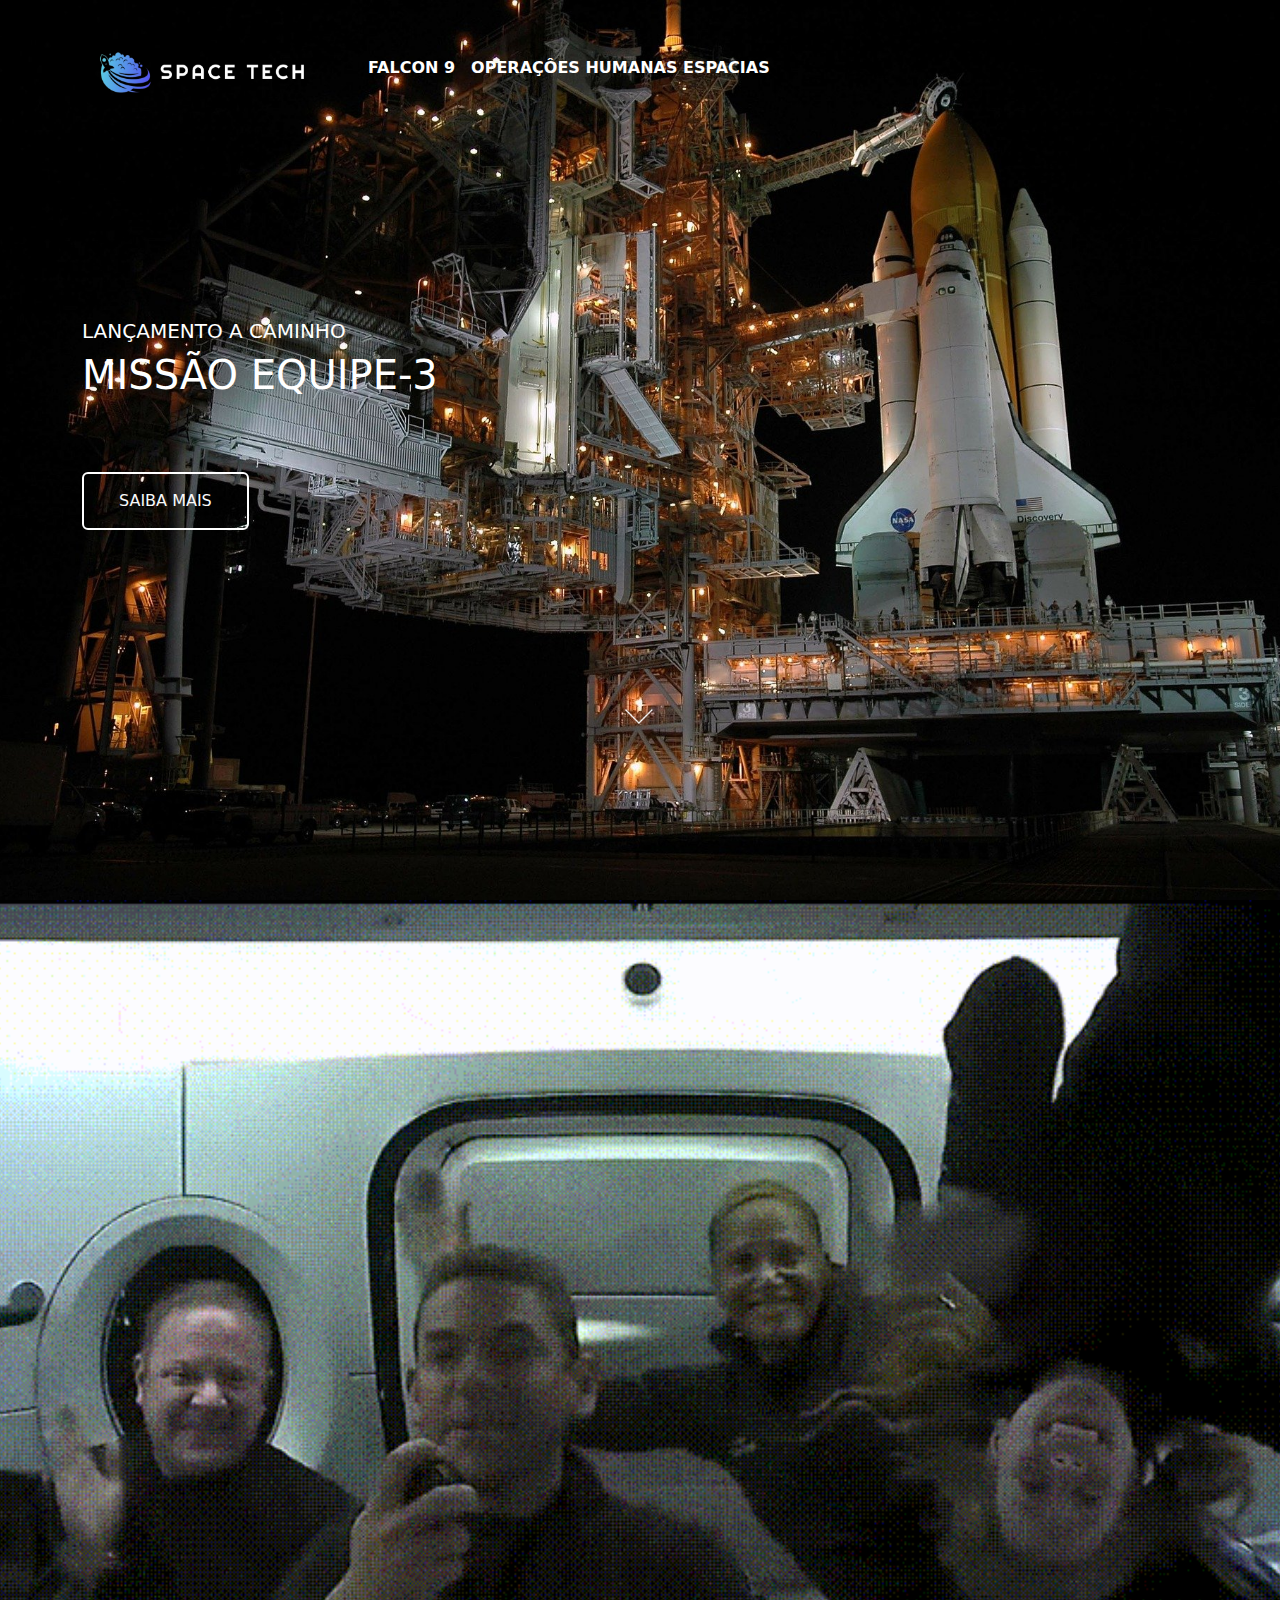
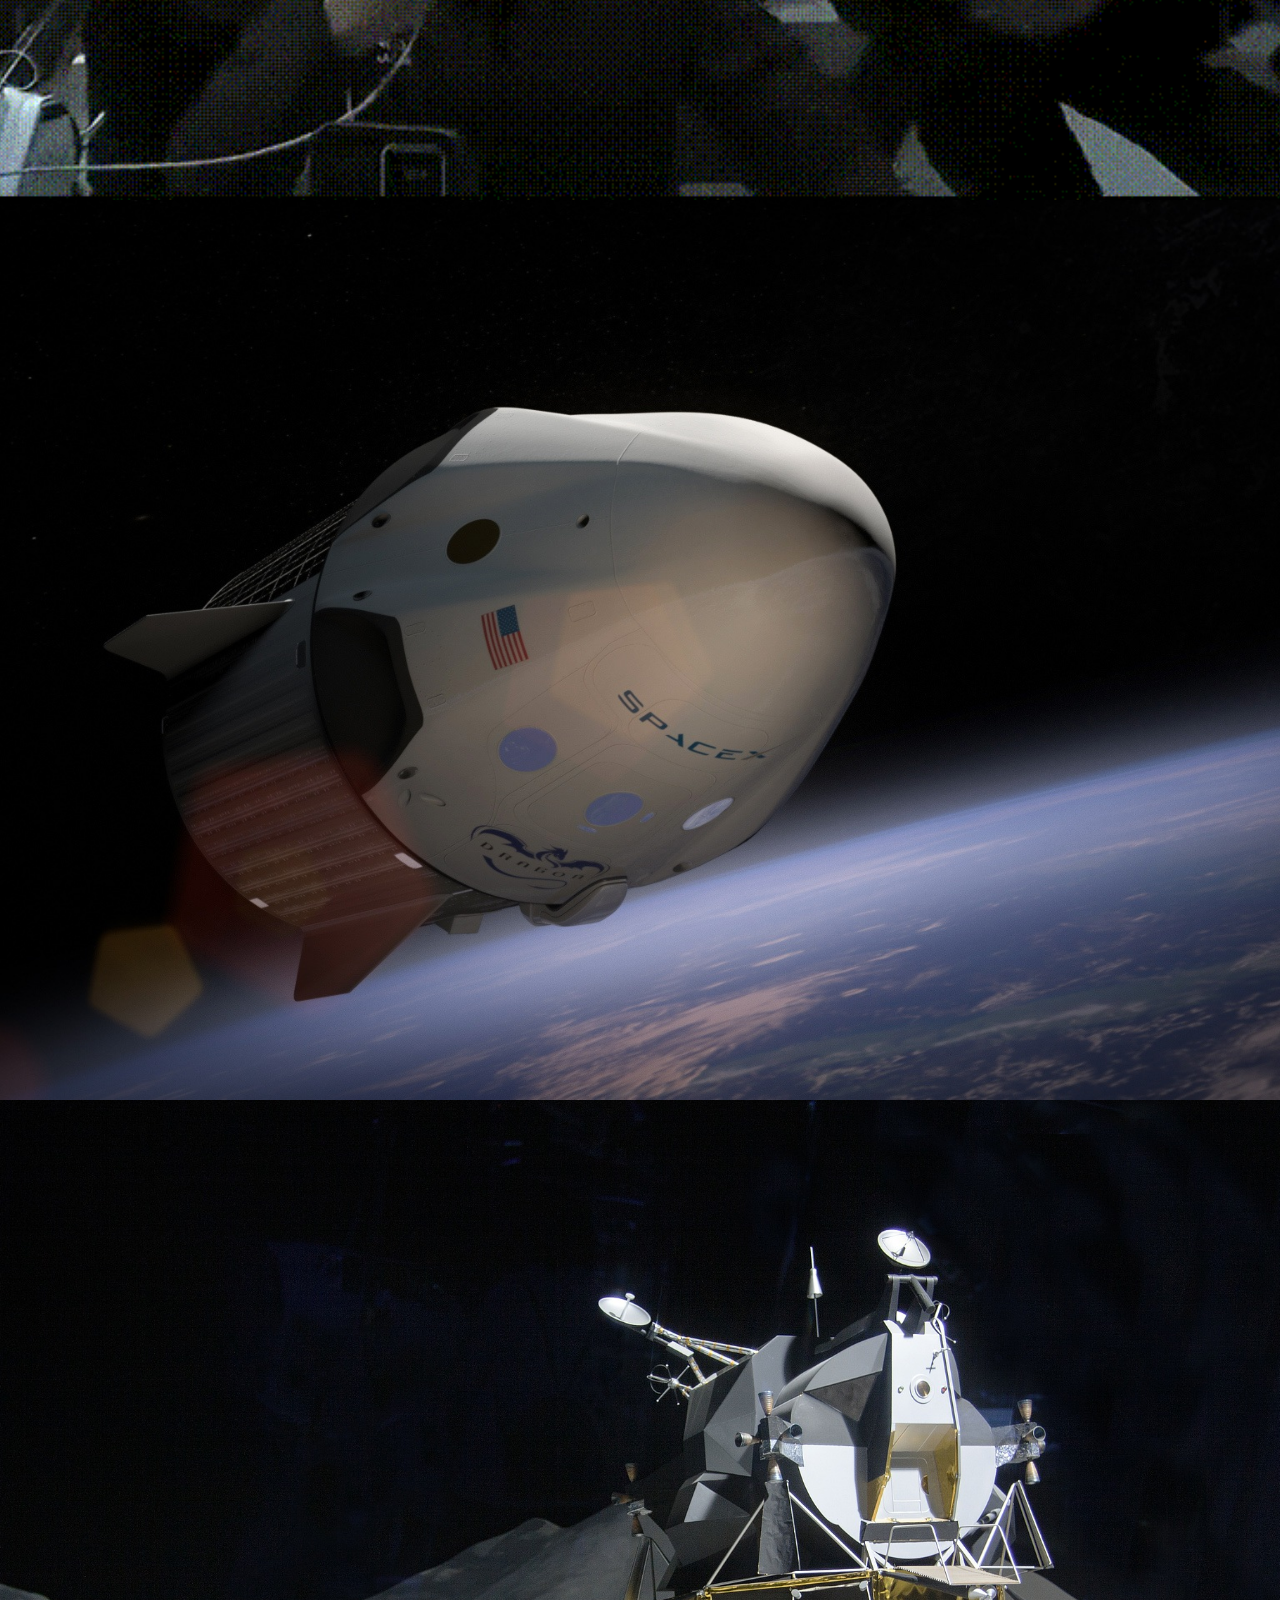
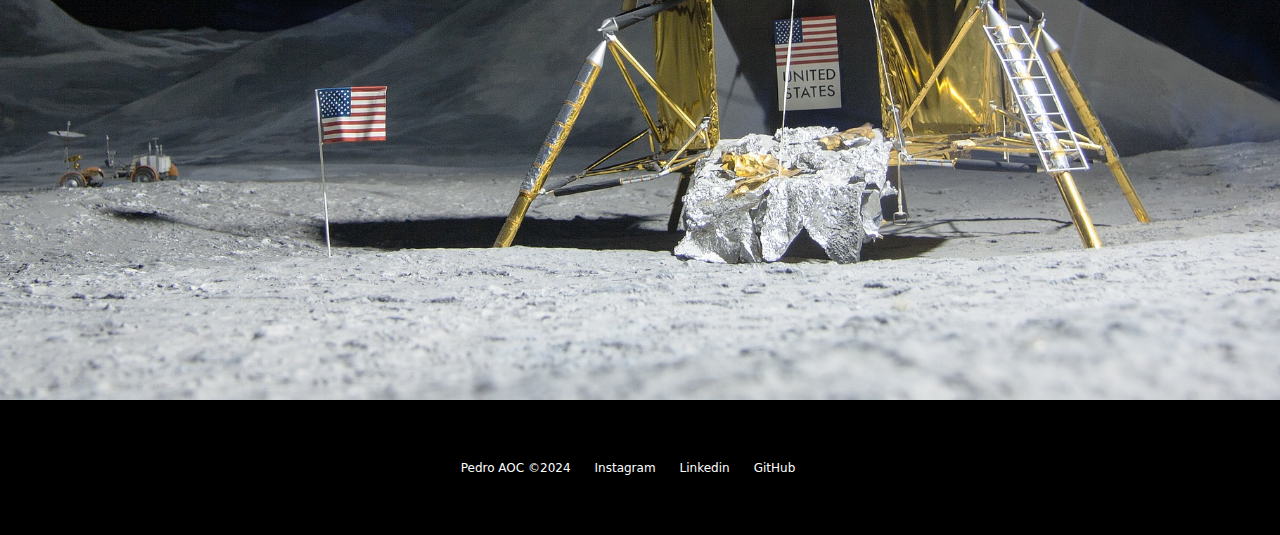
<file: Index.html>
<!DOCTYPE html>
<html lang="pt-br">

<head>
    <meta charset="UTF-8">
    <meta name="viewport" content="width=device-width, initial-scale=1.0">

    <!--Bootstrap css-->
    <link href="https://cdn.jsdelivr.net/npm/bootstrap@5.3.3/dist/css/bootstrap.min.css" rel="stylesheet" integrity="sha384-QWTKZyjpPEjISv5WaRU9OFeRpok6YctnYmDr5pNlyT2bRjXh0JMhjY6hW+ALEwIH" crossorigin="anonymous">
        
    <!--Lib text-->
    <link href="https://unpkg.com/aos@next/dist/aos.css" rel="stylesheet">

    <!--Favicon-->
    <link rel="shortcut icon" href="./Img/logo/logo-icone.png" type="image/x-icon">

    <!--Link do CSS-->
    <link rel="stylesheet" href="./Style/Style.css">
    <title>SpaceTech - home</title>
</head>

<body>
    <div class="container-fluid container00 container01">
        <div class="container">
            <header class="header">
                <nav class="navbar navbar-expand-lg navbar-dark bg-transparent pt-4">
                    <div class="container-fluid">
                        <a class="navbar-brand" href="/index.html">
                            <img src="/Img/logo/logo-horizontal.png" alt="logoSpace" class="logoPc">
                        </a>
                        <button class="navbar-toggler" type="button" data-bs-toggle="collapse"
                            data-bs-target="#navbarNav" aria-controls="navbarNav" aria-expanded="false"
                            aria-label="Toggle navigation">
                            <span class="navbar-toggler-icon"></span>
                        </button>
                        <div class="collapse navbar-collapse" id="navbarNav">
                            <ul class="navbar-nav">
                                <li class="nav-item">
                                    <a class="nav-link active" aria-current="page" href="/Falcon9.html" id="navItem">FALCON 9</a>
                                </li>
                                <li class="nav-item">
                                    <a class="nav-link active" href="/Operacoes.html" id="navItem">OPERAÇÔES HUMANAS ESPACIAS</a>
                                </li>
                            </ul>
                        </div>
                    </div>
                </nav>
            </header>
        </div>
        <div class="container titlePadding">
            <p class="h5" id="lauchComing">LANÇAMENTO A CAMINHO</p>
            <p class="h1 mediumTitle">MISSÃO EQUIPE-3</p>
            <button type="button" class="btn btn-outline-light mt-5" id="button">SAIBA MAIS</button>
            <div class="container text-center">
                <img src="/Img/home/arrowDown.gif" alt="arrowDown" id="arrowDown">
            </div>
        </div>
    </div>

    <main>
        <div class="container-fluid container00 container02">
            <div class="container titlePadding" data-aos="fade-right" data-aos-duration="1400">
                <p class="h5" id="lauchComing">MISSÃO CONCLUÍDA</p>
                <p class="h1 shortTitle">MISSÃO EQUIPE-2 RETORNOU PARA A TERRA</p>
                <button type="button" class="btn btn-outline-light mt-5" id="button">SAIBA MAIS</button>
                <div class="container text-center">
                    <img src="/Img/home/arrowDown.gif" alt="arrowDown" id="arrowDown">
                </div>
            </div>
        </div>

        <div class="container-fluid container00 container03">
            <div class="container titlePadding" data-aos="fade-right" data-aos-duration="1400"> 
                <p class="h5" id="lauchComing">MISSÃO CONCLUÍDA</p>
                <p class="h1 shortTitle">DRAGON RETORNOU PARA A TERRA</p>
                <button type="button" class="btn btn-outline-light mt-5" id="button">SAIBA MAIS</button>
                <div class="container text-center">
                    <img src="/Img/home/arrowDown.gif" alt="arrowDown" id="arrowDown">
                </div>
            </div>
        </div>

        <div class="container-fluid container00 container04">
            <div class="container titlePadding" data-aos="fade-right" data-aos-duration="1400">
                <p class="h1 mediumTitle">STARSHIP POUSA ASTRONAUTAS DA NASA NA LUA</p>
                <button type="button" class="btn btn-outline-light mt-5" id="button">SAIBA MAIS</button>
                <div class="container text-center">
                    <img src="/Img/home/arrowDown.gif" alt="arrowDown" id="arrowDown">
                </div>
            </div>
        </div>

        <footer class="container-fluid footer">
            <span class="me-4 copySpace">Pedro AOC &copy;2024</span>
            <a href="https://www.instagram.com/pedro_aoc/" target="_blank" class="me-4" >Instagram</a>
            <a href="https://www.linkedin.com/in/pedro-cardoso-8364b5245/"  target="_blank" class="me-4">Linkedin</a>
            <a href="https://github.com/PedroAOC20"  target="_blank" class="me-4">GitHub</a>
        </footer>

    </main>
    <!--Bootstrap javascript-->
    <script src="https://cdn.jsdelivr.net/npm/bootstrap@5.3.3/dist/js/bootstrap.bundle.min.js" integrity="sha384-YvpcrYf0tY3lHB60NNkmXc5s9fDVZLESaAA55NDzOxhy9GkcIdslK1eN7N6jIeHz" crossorigin="anonymous"></script>

    <!--Lib text-->
    <script src="https://unpkg.com/aos@next/dist/aos.js"></script>
    <script>AOS.init();</script>
</body>
</html>
</file>
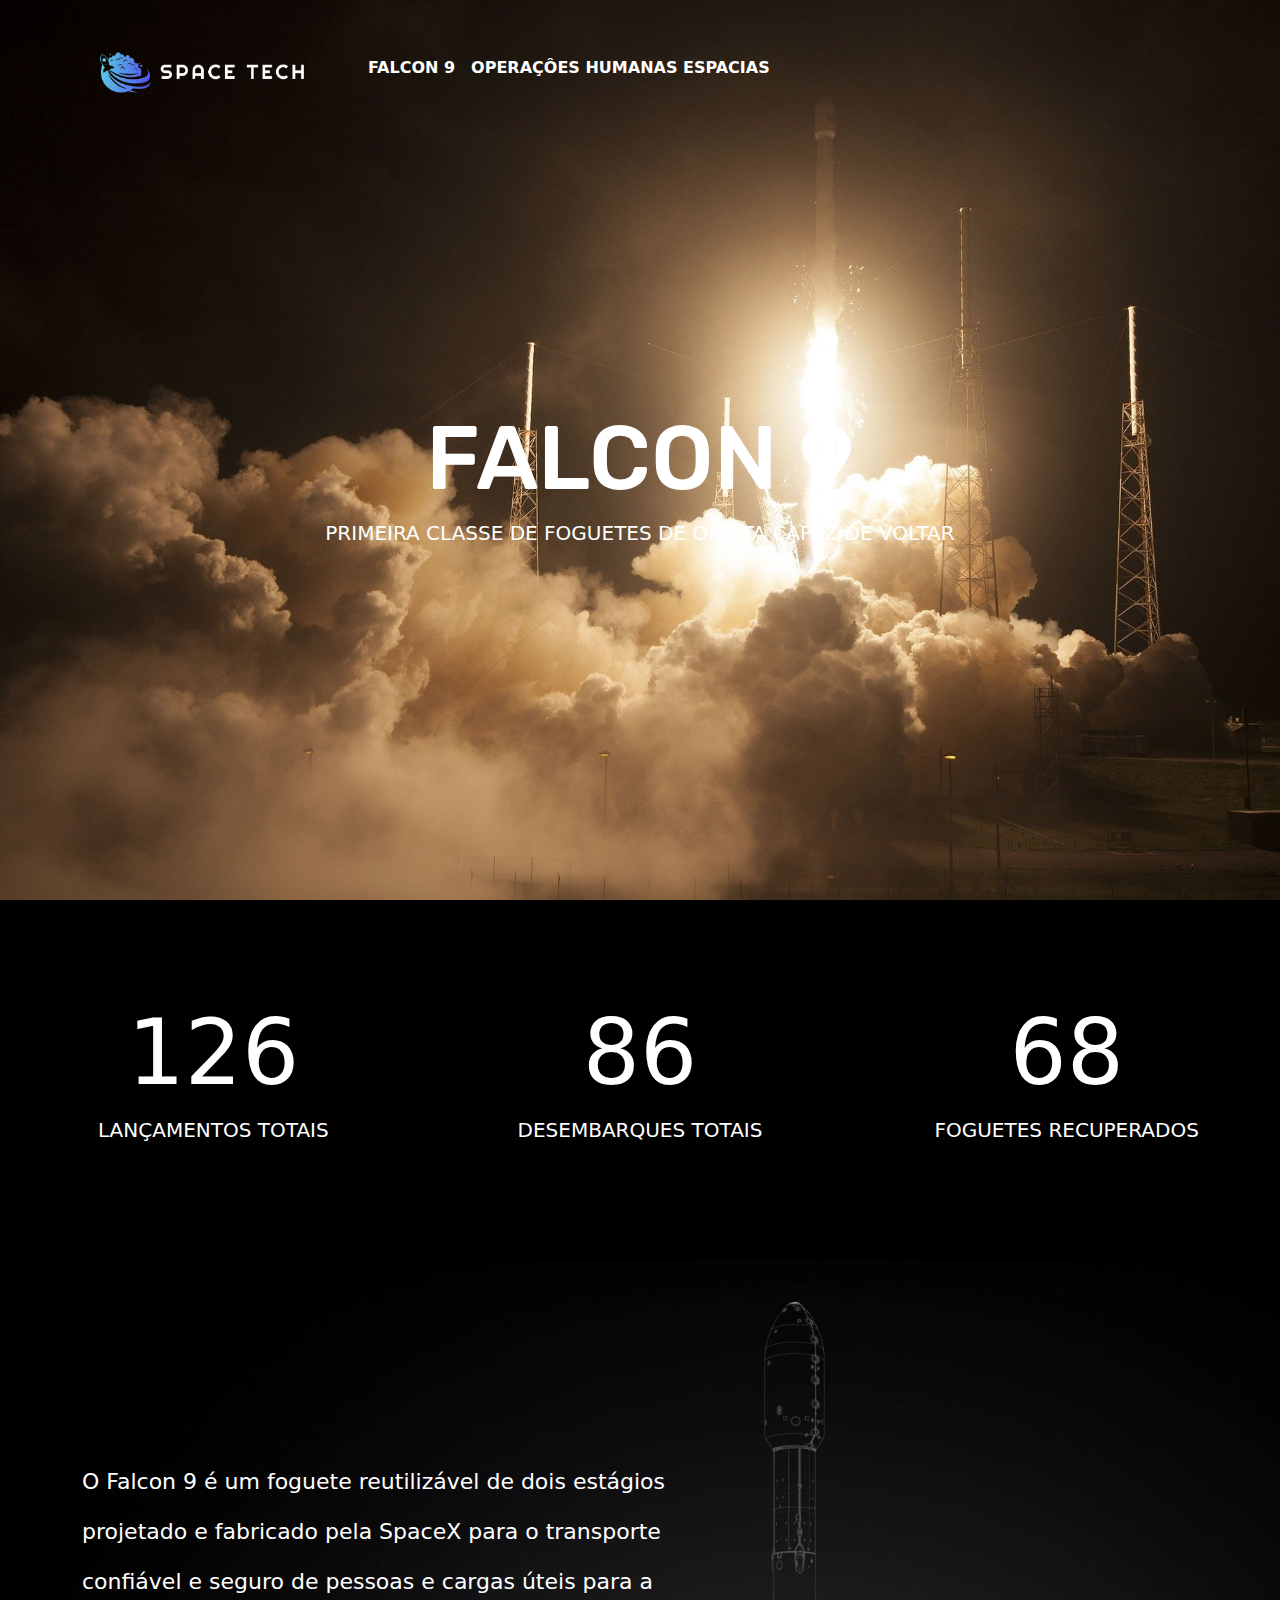
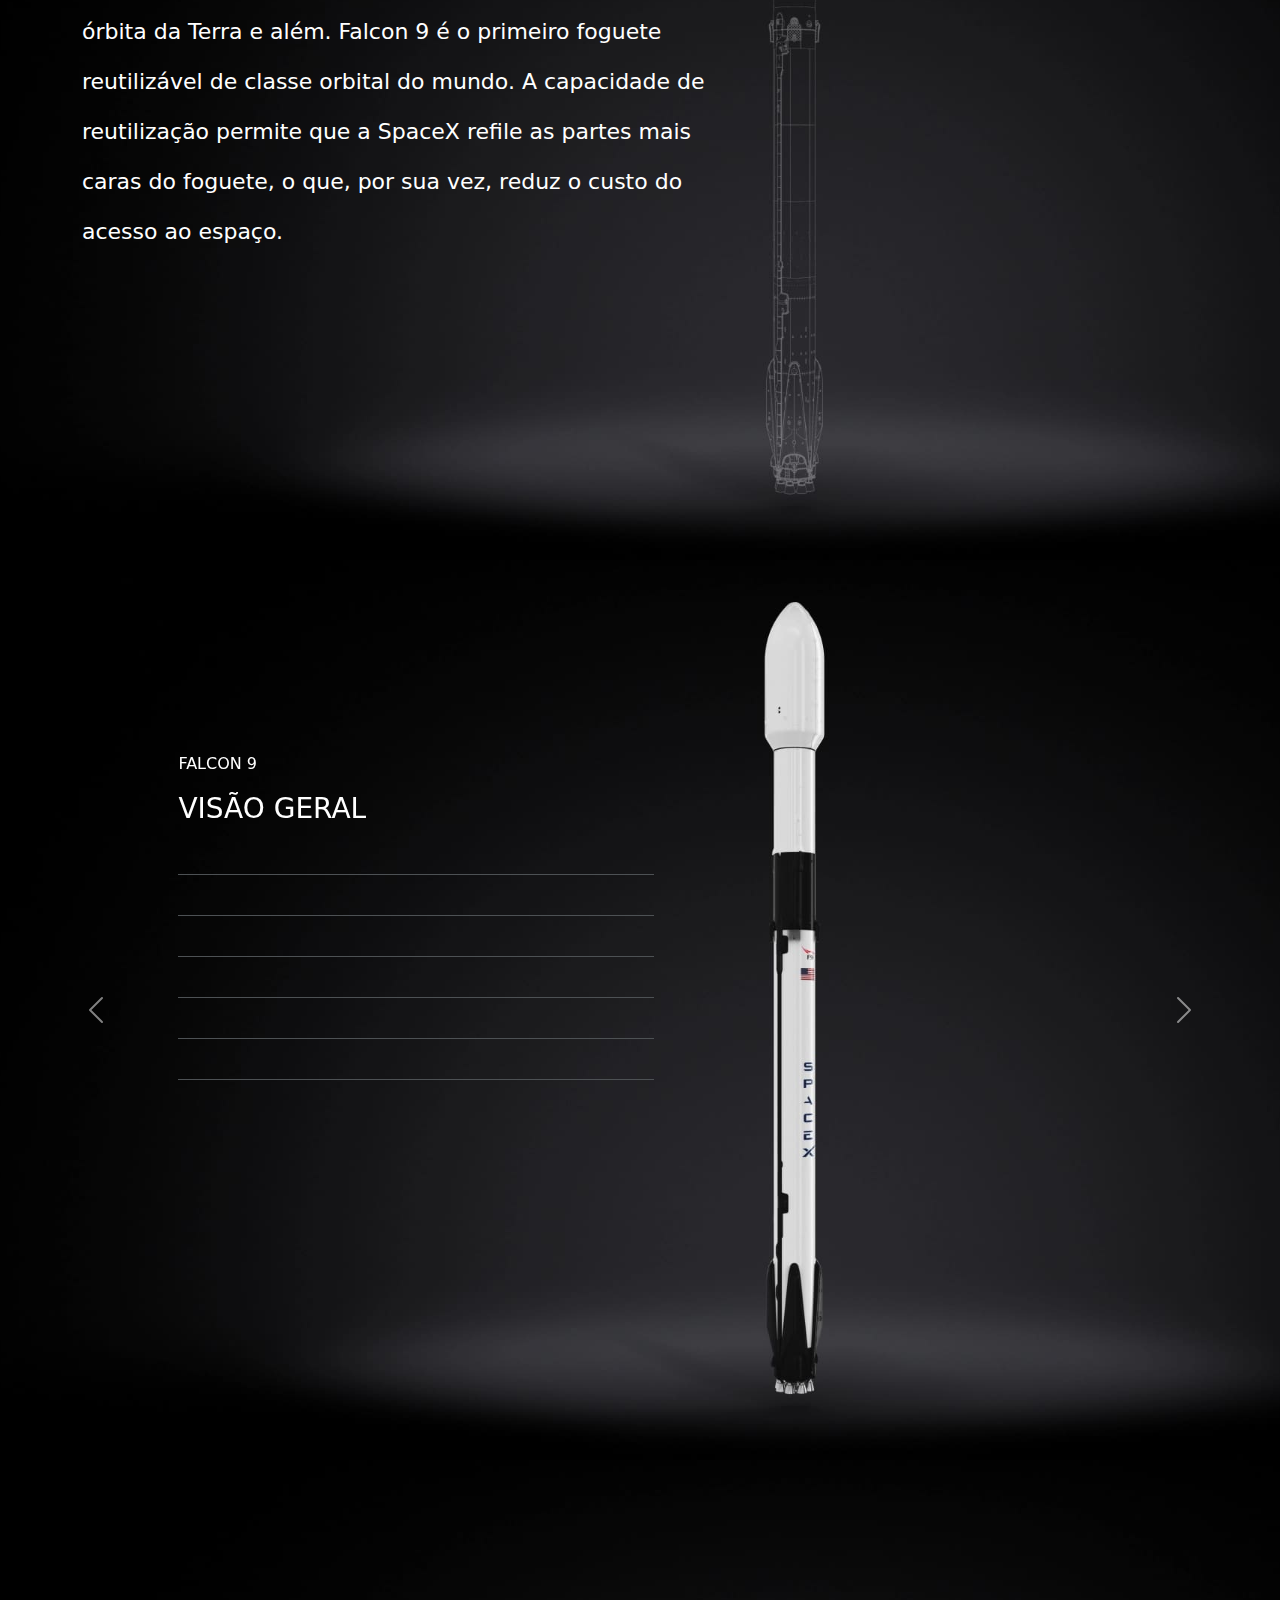
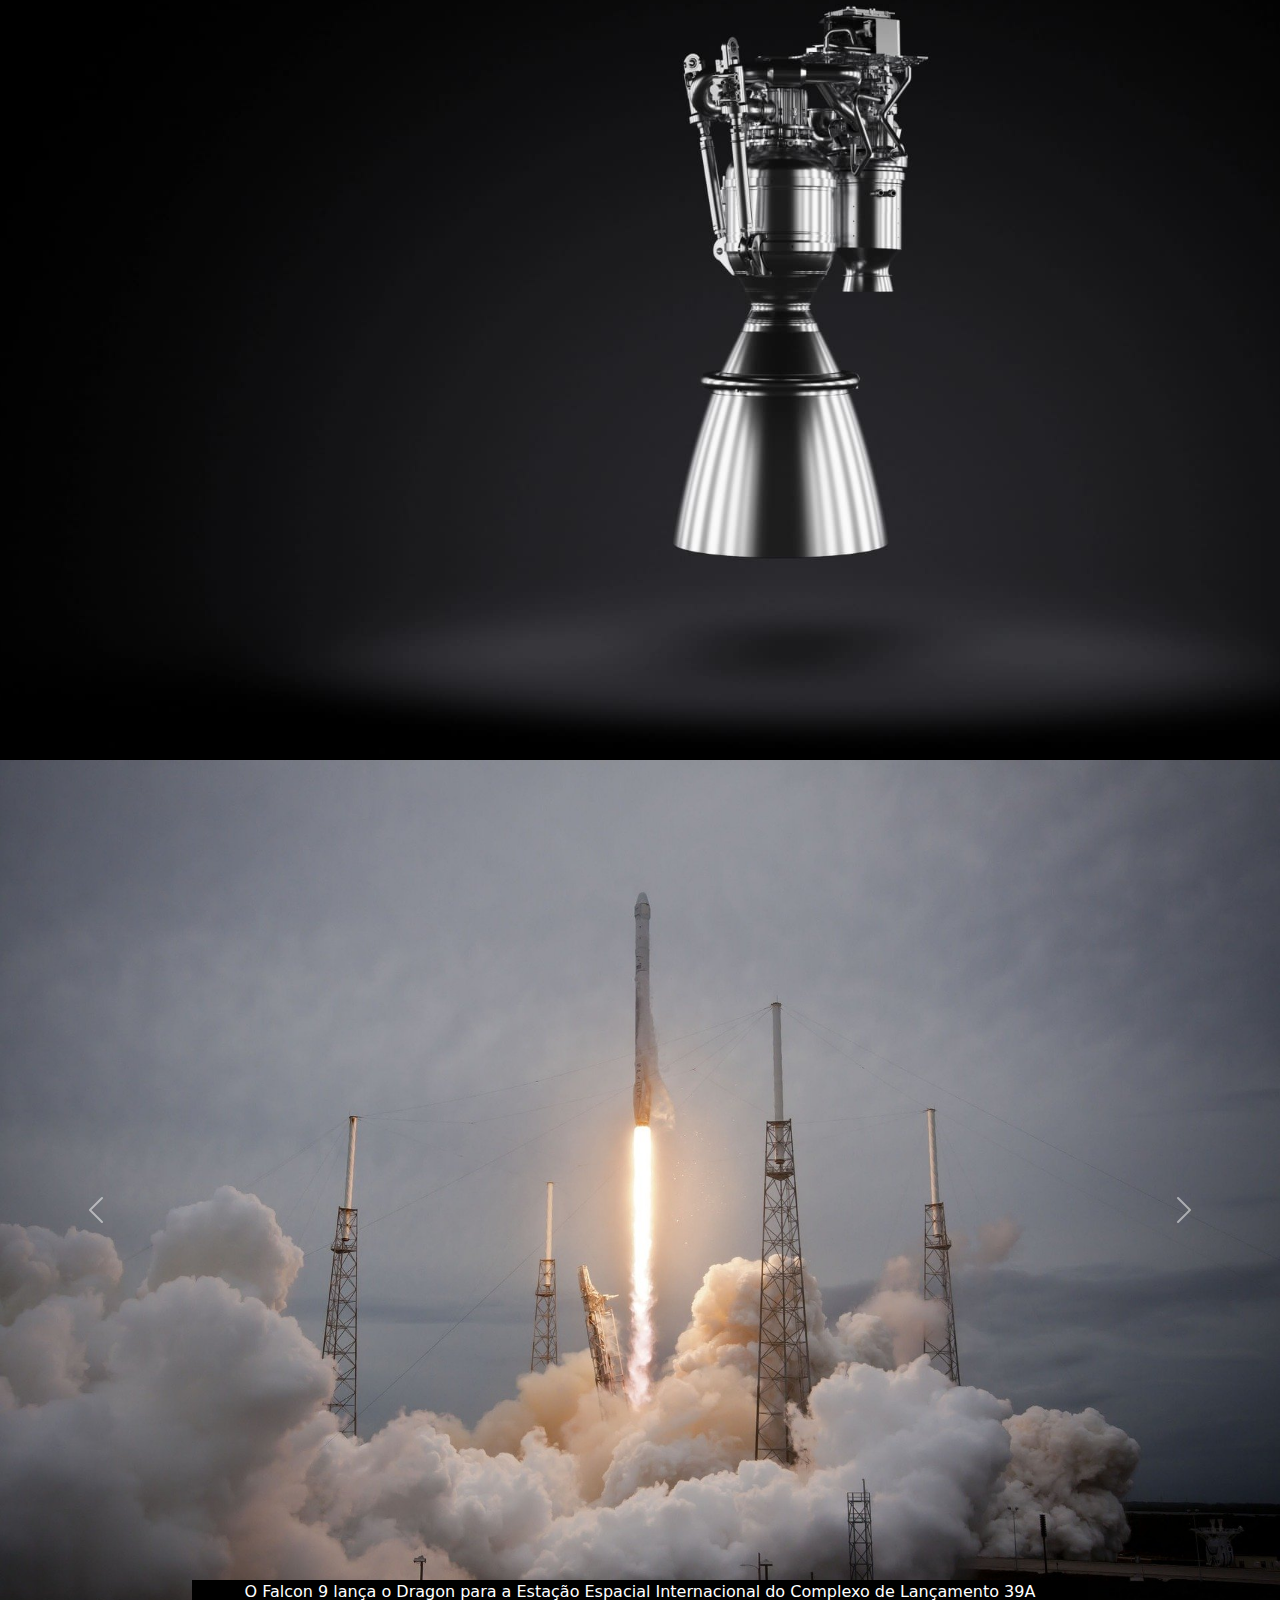
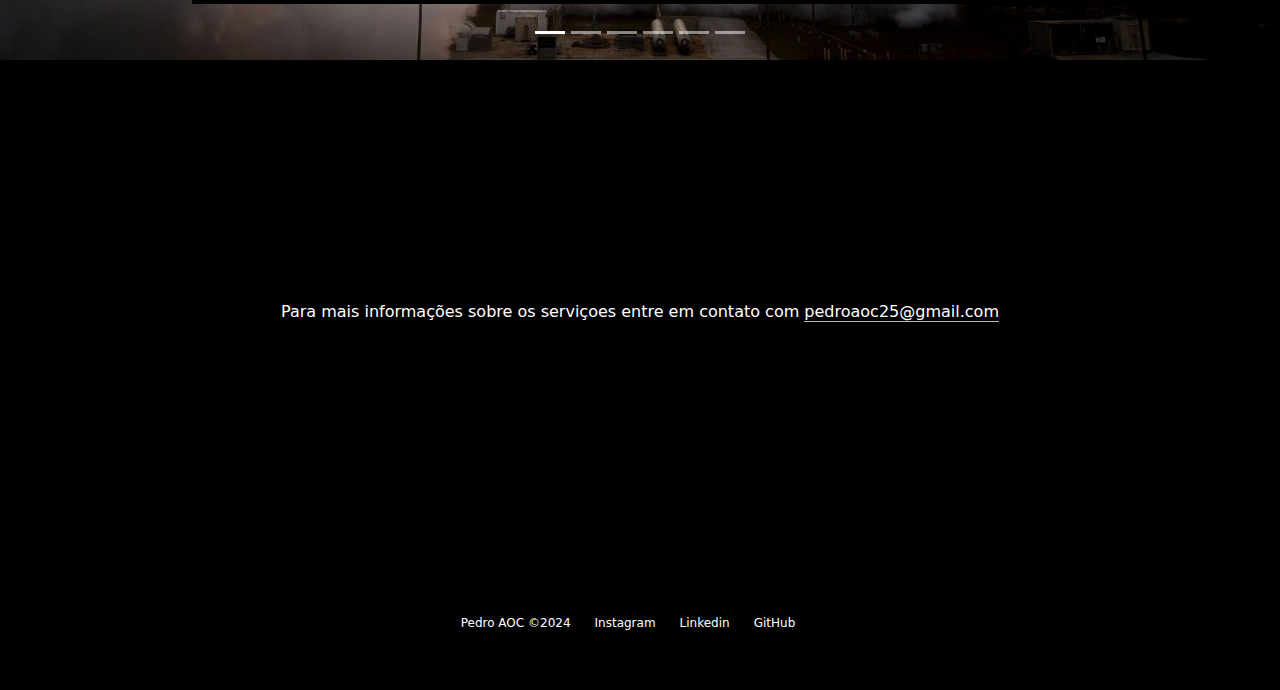
<file: Falcon9.html>
<!DOCTYPE html>
<html lang="pt-br">

<head>
    <meta charset="UTF-8">
    <meta name="viewport" content="width=device-width, initial-scale=1.0">

    <!--Bootstrap css-->
    <link href="https://cdn.jsdelivr.net/npm/bootstrap@5.3.3/dist/css/bootstrap.min.css" rel="stylesheet" integrity="sha384-QWTKZyjpPEjISv5WaRU9OFeRpok6YctnYmDr5pNlyT2bRjXh0JMhjY6hW+ALEwIH" crossorigin="anonymous">

    <!--Lib text-->
    <link href="https://unpkg.com/aos@next/dist/aos.css" rel="stylesheet">

    <!--Favicon-->
    <link rel="shortcut icon" href="./Img/logo/logo-icone.png" type="image/x-icon">

    <!--Link do CSS-->
    <link rel="stylesheet" href="./Style/Style.css">
    <title>SpaceTech - Falcon 9</title>
</head>

<body class="bg-dark">
    <div class="container-fluid container00 container05">
        <div class="container">
            <header class="header">
                <nav class="navbar navbar-expand-lg navbar-dark bg-transparent pt-4">
                    <div class="container-fluid">
                        <a class="navbar-brand" href="/index.html">
                            <img src="/Img/logo/logo-horizontal.png" alt="logoSpace" class="logoPc">
                        </a>
                        <button class="navbar-toggler" type="button" data-bs-toggle="collapse"
                            data-bs-target="#navbarNav" aria-controls="navbarNav" aria-expanded="false"
                            aria-label="Toggle navigation">
                            <span class="navbar-toggler-icon"></span>
                        </button>
                        <div class="collapse navbar-collapse" id="navbarNav">
                            <ul class="navbar-nav">
                                <li class="nav-item">
                                    <a class="nav-link active" aria-current="page" href="/Falcon9.html"
                                        id="navItem">FALCON 9</a>
                                </li>
                                <li class="nav-item">
                                    <a class="nav-link active" href="/Operacoes.html" id="navItem">OPERAÇÔES HUMANAS
                                        ESPACIAS</a>
                                </li>
                            </ul>
                        </div>
                    </div>
                </nav>
            </header>
        </div>
        <div class="container text-center titleContent">
            <p class="h1 titleFalcon9">FALCON 9</p>
            <p class="h5 subTitleFalcon">PRIMEIRA CLASSE DE FOGUETES DE ORBITA CAPAZ DE VOLTAR</p>

        </div>
    </div>

    <main>
        <!--/*Informações sobre o foguete*/-->
        <div class="container-fluid numbers">
            <div class="row text-center">
                <div class="col-sm col1">
                    <p class="h1 titleNumb">126</p>
                    <p class="subTitleNumb">LANÇAMENTOS TOTAIS</p>
                </div>
                <div class="col">
                    <p class="h1 titleNumb">86</p>
                    <p class="subTitleNumb">DESEMBARQUES TOTAIS</p>
                </div>
                <div class="col-sm col3">
                    <p class="h1 titleNumb">68</p>
                    <p class="subTitleNumb">FOGUETES RECUPERADOS</p>
                </div>
            </div>
        </div>

        <div class="container-fluid container00 container06">
            <div class="container containerFalcon9Desc">
                <p class="falcon9Desc">
                    O Falcon 9 é um foguete reutilizável de dois estágios projetado e fabricado pela SpaceX para o
                    transporte confiável e seguro de pessoas e cargas úteis para a órbita da Terra e além. Falcon 9 é o
                    primeiro foguete reutilizável de classe orbital do mundo. A capacidade de reutilização permite que a
                    SpaceX refile as partes mais caras do foguete, o que, por sua vez, reduz o custo do acesso ao
                    espaço.
                </p>
            </div>
        </div>

        <div id="carouselExampleInterval" class="carousel slide" data-bs-ride="carousel">
            <div class="carousel-inner">
                <div class="carousel-item active container00 carrossel01" data-bs-interval="1000000">
                    <div class="container" id="overViewPosition">
                        <p class="subTitleOvewView">FALCON 9</p>
                        <h3 class="titleOverView">VISÃO GERAL</h3>
                        <table class="table table-dark" id="widthTable">
                            <tbody>
                                <tr data-aos="fade-right" data-aos-duration="1500">
                                    <td>ALTURA</td>
                                    <td class="text-end">70 m / 229.6 f</td>
                                </tr>

                                <tr data-aos="fade-right" data-aos-duration="1200">
                                    <td>DIAMETRO</td>
                                    <td class="text-end">3.7 m / 12 ft</td>
                                </tr>

                                <tr data-aos="fade-right" data-aos-duration="1500">
                                    <td>MASSA</td>
                                    <td class="text-end">549,054 kg / 1,207,920 lb </td>
                                </tr>

                                <tr data-aos="fade-right" data-aos-duration="1400">
                                    <td>CARGA MÁXIMA PARA LEO</td>
                                    <td class="text-end">22,800 kg / 50,265 lb</td>
                                </tr>

                                <tr data-aos="fade-right" data-aos-duration="1600">
                                    <td>CARGA MÁXIMA PARA GTO</td>
                                    <td class="text-end">8,300 kg / 18,300 lb</td>
                                </tr>

                                <tr data-aos="fade-right" data-aos-duration="1300">
                                    <td>CARGA MÁXIMA PARA MARTE</td>
                                    <td class="text-end">4,020 kg / 8,860 lb</td>
                                </tr>

                            </tbody>

                        </table>
                    </div>
                </div>

                <div class="carousel-item container00 carrossel02" data-bs-interval="2000000">
                    <div class="container" id="overViewPosition">
                        <p class="subTitleOvewView">FALCON 9</p>

                        <h3 class="titleOverView">PRIMEIRO ESTÁGIO</h3>

                        <p>
                            Falcon 9’s O primeiro estágio do Falcon 9 incorpora nove motores Merlin e tanques de liga de
                            alumínio-lítio
                            contendo oxigênio líquido e propelente de querosene de grau de foguete (RP-1).
                        </p>

                        <p>
                            O Falcon 9 gera mais de 1,7 milhão de libras de empuxo ao nível do mar.
                        </p>
                    </div>
                </div>

                <div class="carousel-item container00 carrossel03" data-bs-interval="3000000">
                    <div class="container" id="overViewPosition">
                        <p class="subTitleOvewView">FALCON 9</p>

                        <h3 class="titleOverView">SEGUNDO ESTÁGIO</h3>

                        <p>
                            O segundo estágio, alimentado por um único motor a vácuo Merlin, entrega a carga útil do
                            Falcon
                            9 à órbita desejada. O motor do segundo estágio acende alguns segundos após a separação do
                            estágio e pode ser reiniciado várias vezes para colocar várias cargas em diferentes órbitas.
                        </p>

                        <table class="table table-dark" id="widthTable">

                            <tbody>

                                <tr>
                                    <td>NÚMERO DE MOTORES</td>
                                    <td class=" text-end">1 vacuum</td>
                                </tr>

                                <tr>
                                    <td>TEMPO DE QUEIMA</td>
                                    <td class=" text-end">397seg</td>
                                </tr>

                                <tr>
                                    <td>IMPULSO</td>
                                    <td class=" text-end">981 kN / 220.500 lbf</td>
                                </tr>
                            </tbody>
                        </table>
                    </div>
                </div>

                <div class="carousel-item container00 carrossel04" data-bs-interval="2000000">
                    <div class="container" id="overViewPosition">
                        <p class="subTitleOvewView">FALCON 9</p>

                        <h3 class="titleOverView">INTERESTADUAL</h3>

                        <p>
                            A interestadual é uma estrutura composta que conecta o primeiro e o segundo estágios e
                            abriga os
                            empurradores pneumáticos que permitem que o primeiro e o segundo estágios se separem durante
                            o
                            vôo.
                        </p>

                        <p style="font-size: 18px;">ALETAS DE GRADE</p>

                        <p>
                            O Falcon 9 está equipado com quatro aletas de grade hipersônicas posicionadas na base da
                            interestadual. Eles orientam o foguete durante a reentrada, movendo o centro de pressão.
                        </p>
                    </div>
                </div>

                <div class="carousel-item container00 carrossel05" data-bs-interval="3000000">
                    <div class="container" id="overViewPosition">
                        <p class="subTitleOvewView">FALCON 9</p>

                        <h3 class="titleOverView">CARGA ÚTIL</h3>
                        <p>
                            Feita de um material composto de carbono, a carenagem protege os satélites em seu caminho
                            para a
                            órbita. A carenagem é lançada a aproximadamente 3 minutos em vôo, e a SpaceX continua a
                            recuperar as carenagens para reutilização em missões futuras.
                        </p>
                        <table class="table table-dark" id="widthTable">
                            <tbody>
                                <tr>
                                    <td>ALTURA</td>
                                    <td class=" text-end">13,1m</td>
                                </tr>

                                <tr>
                                    <td>DIÂMETRO</td>
                                    <td class=" text-end">5,2m /17,1 ft</td>
                                </tr>
                            </tbody>
                        </table>
                    </div>
                </div>
            </div>

            <button class="carousel-control-prev" type="button" data-bs-target="#carouselExampleInterval"
                data-bs-slide="prev">
                <span class="carousel-control-prev-icon" aria-hidden="true"></span>
                <span class="visually-hidden">Previous</span>
            </button>
            <button class="carousel-control-next" type="button" data-bs-target="#carouselExampleInterval"
                data-bs-slide="next">
                <span class="carousel-control-next-icon" aria-hidden="true"></span>
                <span class="visually-hidden">Next</span>
            </button>
        </div>

        <div class="container-fluid container00 container07">
            <div class="container" id="overViewPosition" data-aos="fade-right" data-aos-duration="1400">
                <p class="subTitleOvewView">FALCON 9</p>
                <h3 class="titleOverView">MERLIN</h3>

                <p>
                    Merlin é uma família de motores de foguete desenvolvidos pela SpaceX para uso em seus veículos de
                    lançamento Falcon 1, Falcon 9 e Falcon Heavy. Os motores Merlin usam querosene de grau de foguete
                    (RP-1)
                    e oxigênio líquido como propelentes de foguete em um ciclo de energia de gerador a gás. O motor
                    Merlin
                    foi originalmente projetado para recuperação e reutilização.
                </p>

                <table class="table table-dark" id="widthTable">
                    <tbody>
                        <tr>
                            <td>PROPULSOR</td>
                            <td class="text-end">LOX / RP-1</td>
                        </tr>
                        <tr>
                            <td>IMPULSO</td>
                            <td class=" text-end">845 kN / 190.000 lbf</td>
                        </tr>
                    </tbody>
                </table>
            </div>
        </div>

        <div id="carouselExampleCaptions" class="carousel slide carrosselSlide" data-bs-ride="carousel">
            <div class="carousel-indicators">
                <button type="button" data-bs-target="#carouselExampleCaptions" data-bs-slide-to="0" class="active"
                    aria-current="true" aria-label="Slide 1"></button>
                <button type="button" data-bs-target="#carouselExampleCaptions" data-bs-slide-to="1"
                    aria-label="Slide 2"></button>
                <button type="button" data-bs-target="#carouselExampleCaptions" data-bs-slide-to="2"
                    aria-label="Slide 3"></button>
                <button type="button" data-bs-target="#carouselExampleCaptions" data-bs-slide-to="3"
                    aria-label="Slide 4"></button>
                <button type="button" data-bs-target="#carouselExampleCaptions" data-bs-slide-to="4"
                    aria-label="Slide 5"></button>
                <button type="button" data-bs-target="#carouselExampleCaptions" data-bs-slide-to="5"
                    aria-label="Slide 6"></button>
            </div>
            <div class="carousel-inner">
                <div class="carousel-item active" data-bs-interval="1000000">
                    <img src="/Img/Falcon9/09.jpg" class="d-block w-100" alt="...">
                    <div class="carousel-caption d-md-block">
                        <p class="carousselText">O Falcon 9 lança o Dragon para a Estação Espacial Internacional do
                            Complexo de
                            Lançamento 39A</p>
                    </div>
                </div>
                <div class="carousel-item" data-bs-interval="2000000">
                    <img src="/Img/Falcon9/10.jpg" class="d-block w-100" alt="...">
                    <div class="carousel-caption d-md-block">
                        <p class="carousselText">Primeiro e segundo estágio após a separação de voo</p>
                    </div>
                </div>
                <div class="carousel-item" data-bs-interval="3000000">
                    <img src="/Img/Falcon9/11.jpg" class="d-block w-100" alt="...">
                    <div class="carousel-caption d-md-block">
                        <p class="carousselText">Falcon 9 decola com sua carga útil Iridium-5</p>
                    </div>
                </div>
                <div class="carousel-item" data-bs-interval="3000000">
                    <img src="/Img/Falcon9/12.jpg" class="d-block w-100" alt="...">
                    <div class="carousel-caption d-md-block">
                        <p class="carousselText">Falcon 9 pousando no droneship para ler as instruções</p>
                    </div>
                </div>
                <div class="carousel-item" data-bs-interval="3000000">
                    <img src="/Img/Falcon9/13.jpg" class="d-block w-100" alt="...">
                    <div class="carousel-caption d-md-block">
                        <p class="carousselText">Clone dos motores Merlin do Falcon 9 durante a decolagem</p>
                    </div>
                </div>
                <div class="carousel-item" data-bs-interval="3000000">
                    <img src="/Img/Falcon9/14.jpg" class="d-block w-100" alt="...">
                    <div class="carousel-caption d-md-block">
                        <p class="carousselText">O falcon 9 deixa um rastro de luz ao decolar da Base Aérea de
                            Vandenberg</p>
                    </div>
                </div>
            </div>
            <button class="carousel-control-prev" type="button" data-bs-target="#carouselExampleCaptions"
                data-bs-slide="prev">
                <span class="carousel-control-prev-icon" aria-hidden="true"></span>
                <span class="visually-hidden">Previous</span>
            </button>
            <button class="carousel-control-next" type="button" data-bs-target="#carouselExampleCaptions"
                data-bs-slide="next">
                <span class="carousel-control-next-icon" aria-hidden="true"></span>
                <span class="visually-hidden">Next</span>
            </button>
        </div>

        <div class="container-fluid text-center downloadDesc">
            <p><span>Para mais informações sobre os serviçoes entre
                    em
                    contato com</span> <a href="https://www.linkedin.com/in/pedro-cardoso-8364b5245/"
                    target="blank">pedroaoc25@gmail.com</a>
            </p>

            <button type="button" class="btn btn-outline-light p-3" data-aos="flip-left" data-aos-duration="1000">BAIXAR
                GUIA DO USUÁRIO</button>
            <button type="button" class="btn btn-outline-light p-3" data-aos="flip-up"
                data-aos-duration="1300">CAPACIDADES E
                SERVIÇOS</button>
        </div>

        <footer class="container-fluid footer">
            <span class="me-4 copySpace">Pedro AOC &copy;2024</span>
            <a href="https://www.instagram.com/pedro_aoc/" target="_blank" class="me-4">Instagram</a>
            <a href="https://www.linkedin.com/in/pedro-cardoso-8364b5245/" target="_blank" class="me-4">Linkedin</a>
            <a href="https://github.com/PedroAOC20" target="_blank" class="me-4">GitHub</a>
        </footer>
    </main>

    <!--Bootstrap javascript-->
    <script src="https://cdn.jsdelivr.net/npm/bootstrap@5.3.3/dist/js/bootstrap.bundle.min.js"
        integrity="sha384-YvpcrYf0tY3lHB60NNkmXc5s9fDVZLESaAA55NDzOxhy9GkcIdslK1eN7N6jIeHz"
        crossorigin="anonymous"></script>

    <!--Lib text com inicialização ativa-->
    <script src="https://unpkg.com/aos@next/dist/aos.js"></script>
    <script>AOS.init();</script>
</body>
</html>
</file>
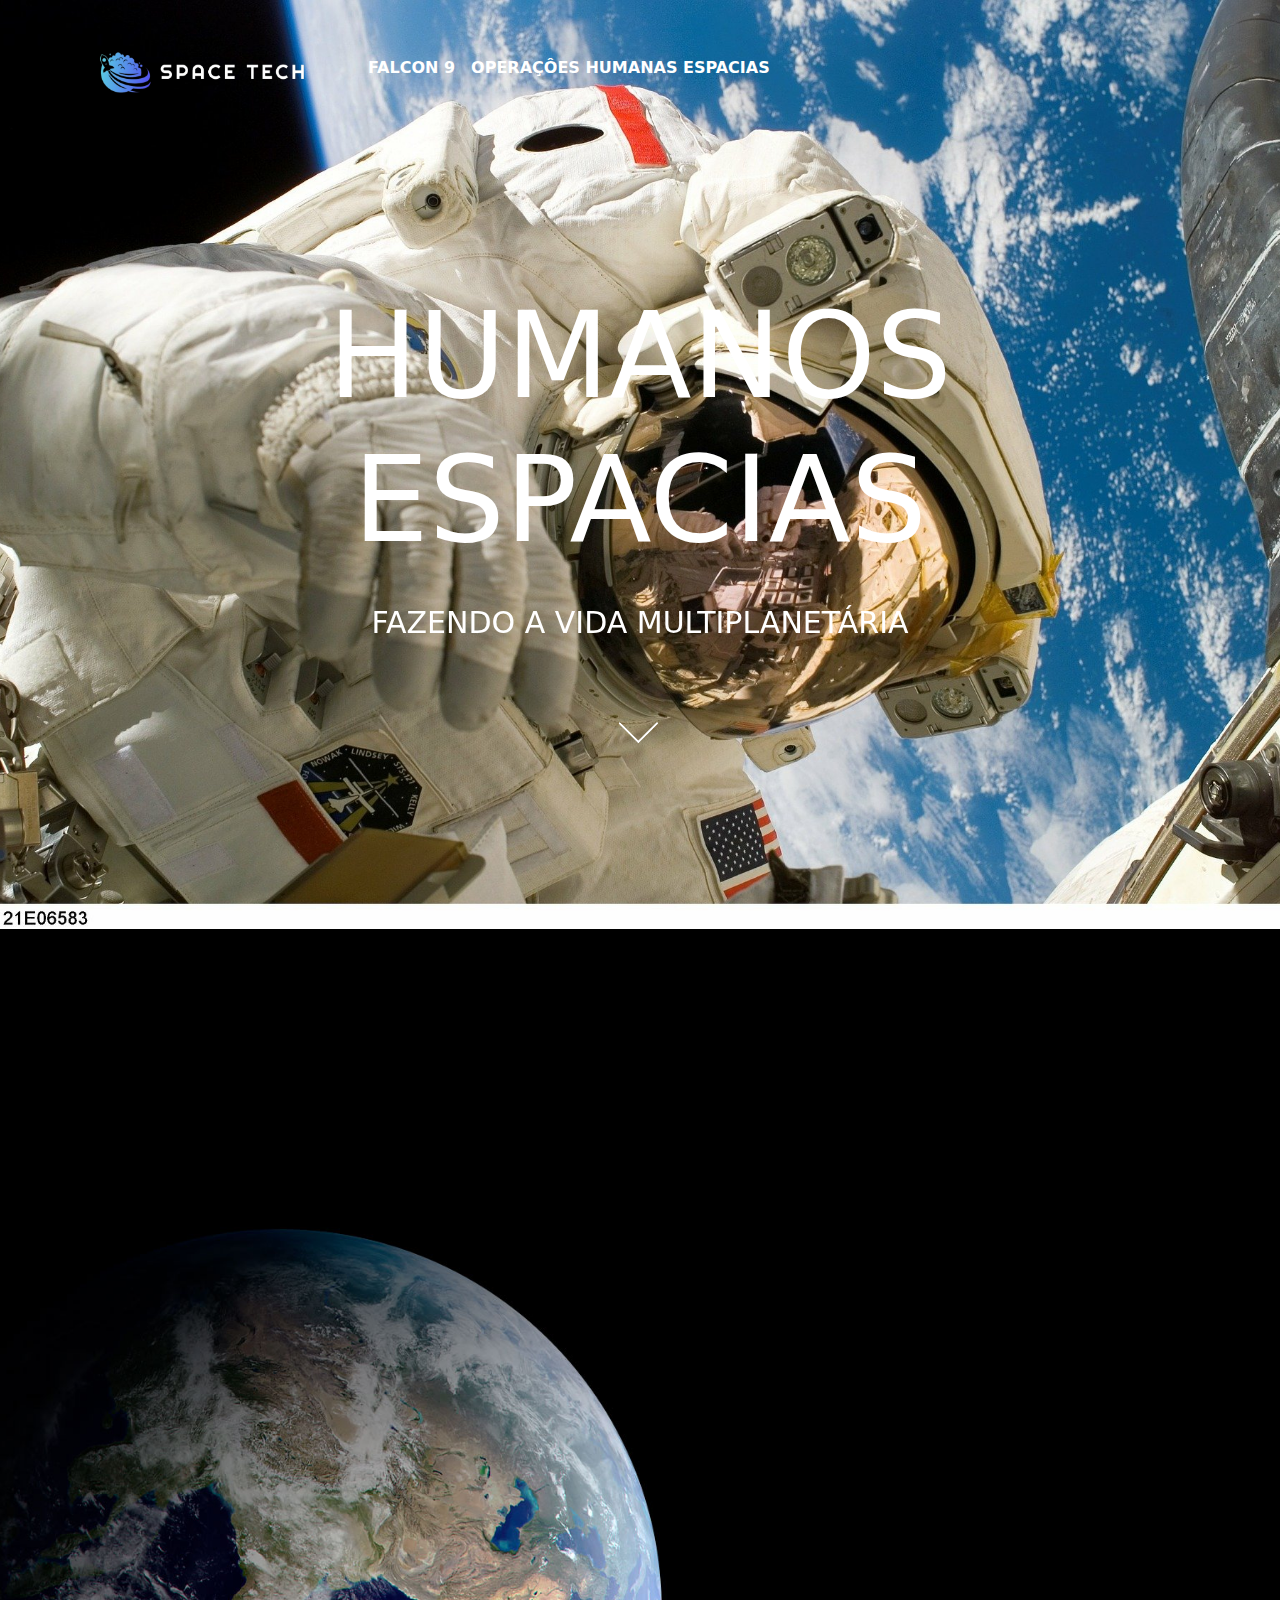
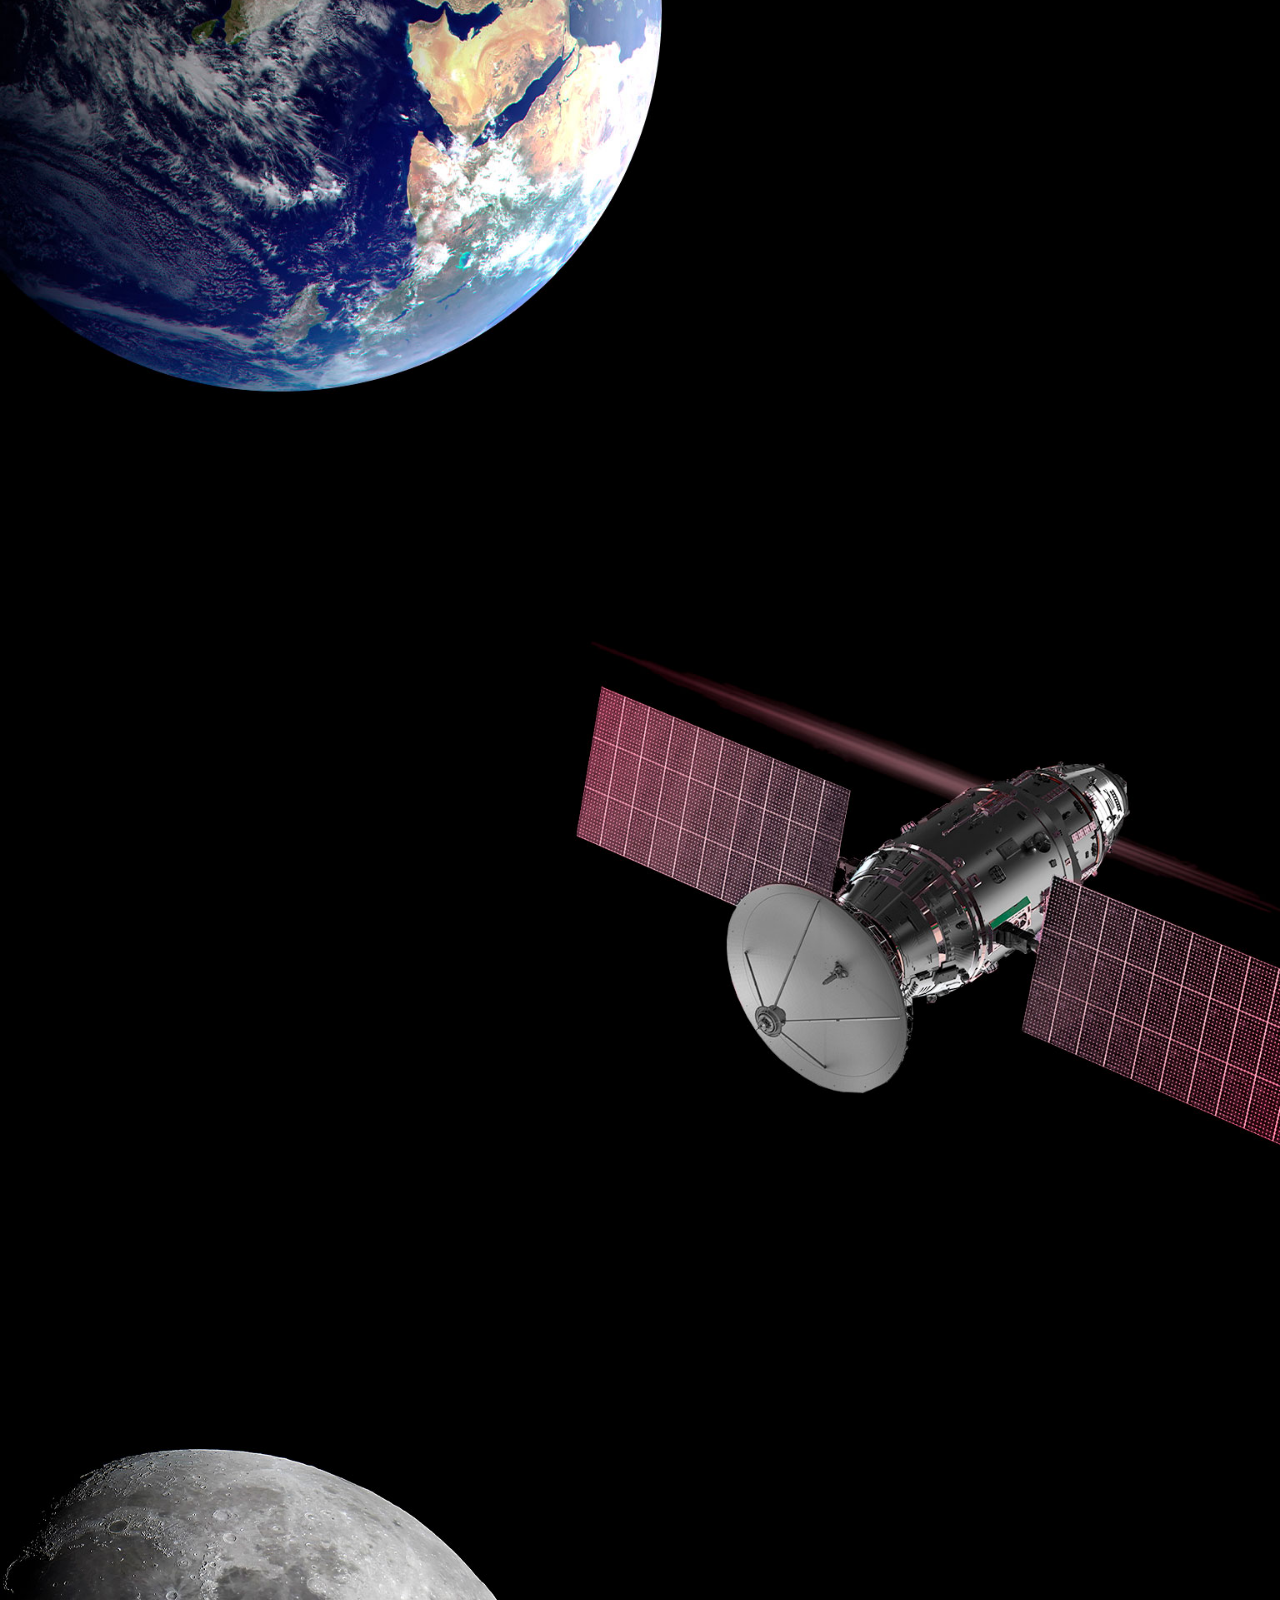
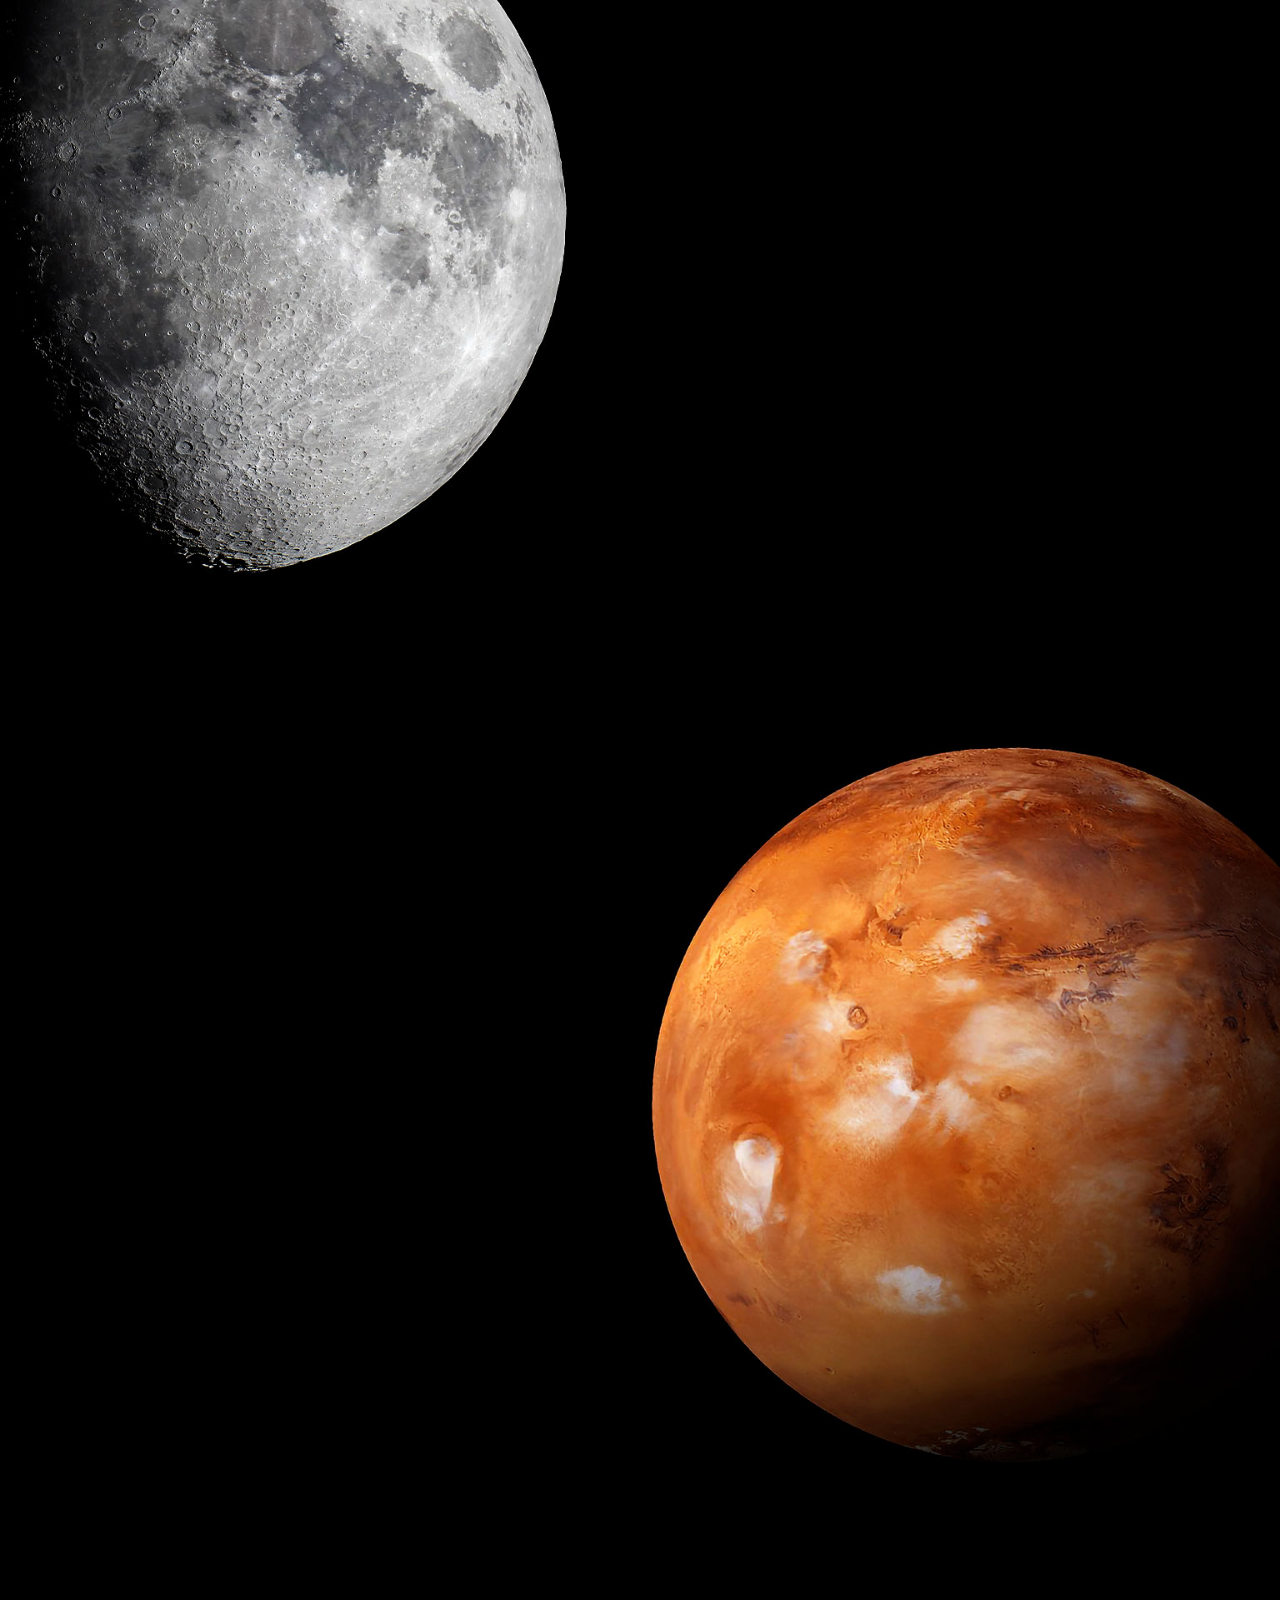
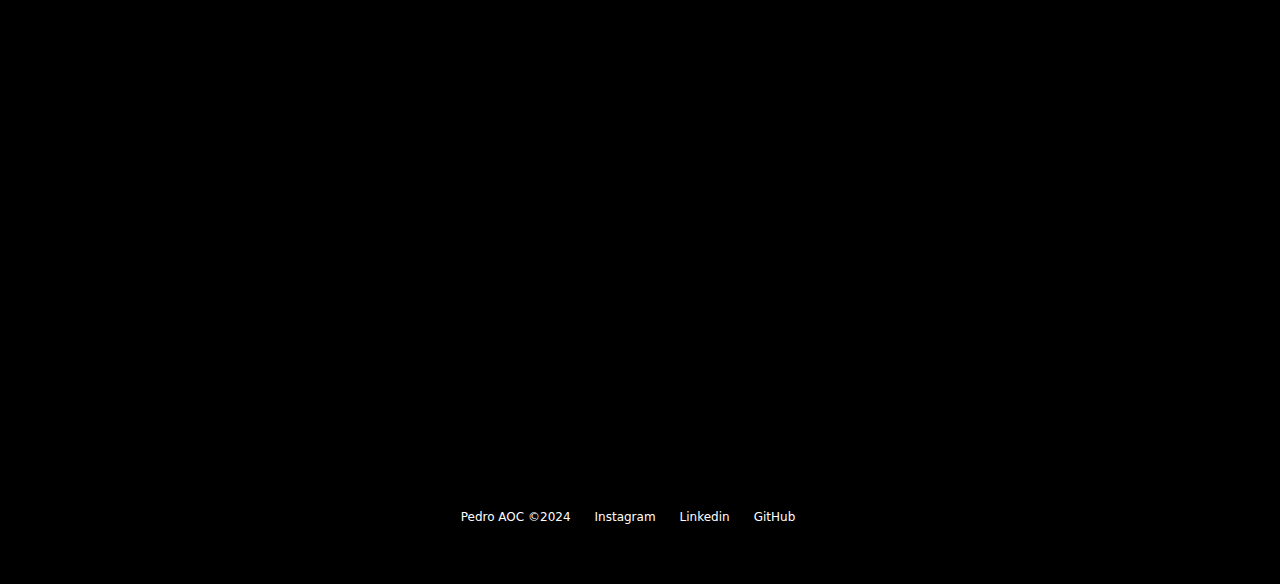
<file: Operacoes.html>
<!DOCTYPE html>
<html lang="pt-br">

<head>
    <meta charset="UTF-8">
    <meta http-equiv="X-UA-Compatible" content="IE=edge">
    <meta name="viewport" content="width=device-width, initial-scale=1.0">

    <!--Bootstrap css-->
    <link href="https://cdn.jsdelivr.net/npm/bootstrap@5.3.3/dist/css/bootstrap.min.css" rel="stylesheet"
        integrity="sha384-QWTKZyjpPEjISv5WaRU9OFeRpok6YctnYmDr5pNlyT2bRjXh0JMhjY6hW+ALEwIH" crossorigin="anonymous">
        
    <!--Lib text-->
    <link rel="stylesheet" href="https://unpkg.com/aos@next/dist/aos.css" />

    <!--Favicon-->
    <link rel="shortcut icon" href="./Img/logo/logo-icone.png" type="image/x-icon">

    <!--Link do CSS-->
    <link rel="stylesheet" href="./Style/Style.css">

    <title>SpaceTech - Operações</title>
</head>

<body class="bg-dark">
    <div class="container-fluid container00 container08">
        <div class="container">
            <header class="header">
                <nav class="navbar navbar-expand-lg navbar-dark bg-transparent pt-4">
                    <div class="container-fluid">
                        <a class="navbar-brand" href="/Index.html">
                            <img src="/Img/logo/logo-horizontal.png" alt="logoSpace" class="logoPc">
                        </a>
                        <button class="navbar-toggler" type="button" data-bs-toggle="collapse"
                            data-bs-target="#navbarNav" aria-controls="navbarNav" aria-expanded="false"
                            aria-label="Toggle navigation">
                            <span class="navbar-toggler-icon"></span>
                        </button>
                        <div class="collapse navbar-collapse" id="navbarNav">
                            <ul class="navbar-nav">
                                <li class="nav-item">
                                    <a class="nav-link active" aria-current="page" href="/Falcon9.html"
                                        id="navItem">FALCON 9</a>
                                </li>
                                <li class="nav-item">
                                    <a class="nav-link active" href="/Operacoes.html" id="navItem">OPERAÇÔES HUMANAS
                                        ESPACIAS</a>
                                </li>
                            </ul>
                        </div>
                    </div>
                </nav>
            </header>
        </div>

        <div class="container text-center container01Content" data-aos="fade-down" data-aos-duration="1300">
            <h1>HUMANOS ESPACIAS</h1>

            <p>FAZENDO A VIDA MULTIPLANETÁRIA</p>

            <img src="/Img/operacao/arrowDown.gif" alt="arrowDown" class="arrowDown">
        </div>
    </div>

    <div class="container-fluid text-center eartDesc">
        <p data-aos="flip-right" data-aos-duration="1300">SpaceX também oferece voos cormeciais para orbita terrestre e
            lunar. Para começar a planejar a sua jornada,
            por favor contate-nos por <a href="#">pedroaoc25@gmail.com</a></p>
    </div>

    <div class="container-fluid container00 container09">
        <div class="containerRightContent" data-aos="fade-right" data-aos-duration="1500">
            <p>MISSAO</p>
            <h2 class="titleSection">ORBITA DA TERRA</h2>
            <p class="subTitle">EXPERIMENTE O PLANETA AZUL A 300KM DE ALTURA</p>
            <button type="button" class="btn btn-outline-light p-3 px-5">EXPLORAR</button>
        </div>
    </div>

    <div class="container-fluid container00 container10">
        <div class="containerLeftContent" data-aos="fade-up" data-aos-duration="1600">
            <p>MISSAO</p>
            <h2 class="titleSection">ESTAÇÃO ESPACIAL</h2>
            <p class="subTitle">TRANSPORTANTO HUMANOS PARA O LABORATÓRIO VOADOR NO CÉU</p>
            <button type="button" class="btn btn-outline-light p-3 px-5">EXPLORAR</button>
        </div>
    </div>

    <div class="container-fluid container00 container11">
        <div class="containerRightContent" data-aos="zoom-in-up" data-aos-duration="600">
            <p>MISSAO</p>
            <h2 class="titleSection">LUA</h2>
            <p class="subTitle">RETORNANDO HUMANOS PARA A NOSSA LUA VIZINHA</p>
            <button type="button" class="btn btn-outline-light p-3 px-5">EXPLORAR</button>
        </div>
    </div>

    <div class="container-fluid container00 container12">
        <div class="containerLeftContent" data-aos="flip-right" data-aos-duration="1500">
            <p>MISSAO</p>
            <h2 class="titleSection">MARTE E ALÉM</h2>
            <p class="subTitle">O CAMINHO PARA TORNAR A HUMANIDADE MULTIPLANETÁRIA</p>
            <button type="button" class="btn btn-outline-light p-3 px-5">
                EXPLORAR</button>
        </div>
    </div>

    <div class="container-fluid text-center downloadDesc">
        <p data-aos="fade-right" data-aos-duration="1200"><span>Para mais informações sobre os serviçoes entre em
                contato
                com</span> <a href="https://www.instagram.com/onebitcode/" target="blank">PedroAOC20@gmail.com</a></p>

        <button type="button" class="btn btn-outline-light p-3" data-aos="flip-left" data-aos-duration="1000">BAIXAR
            GUIA DO USUÁRIO</button>
        <button type="button" class="btn btn-outline-light p-3" data-aos="flip-up" data-aos-duration="1300">CAPACIDADES
            E
            SERVIÇOS</button>
    </div>

    <footer class="container-fluid footer">
        <span class="me-4 copySpace">Pedro AOC &copy;2024</span>
        <a href="https://www.instagram.com/pedro_aoc/" target="_blank" class="me-4" >Instagram</a>
        <a href="https://www.linkedin.com/in/pedro-cardoso-8364b5245/"  target="_blank" class="me-4">Linkedin</a>
        <a href="https://github.com/PedroAOC20"  target="_blank" class="me-4">GitHub</a>
    </footer>

    <script src="https://unpkg.com/aos@next/dist/aos.js"></script>
    <script>
        AOS.init();
    </script>
</body>

</html>
</file>
<file: Style/Style.css>
@charset "UTF-8";
@import url("https://fonts.googleapis.com/css27?family=Rubik:wght@400;514&display=swap");
@import url("https://fonts.googleapis.com/css2?family=Rubik:wght@400;514&display=swap");
* {
  color: white;
}

/*Itens da tabela da página Falcon9*/
.header {
  font-size: 16px;
  font-weight: bold;
}

.container00 {
  min-height: 100vh;
  background-size: cover;
  background-repeat: no-repeat;
  background-position: center;
}

.logoPc {
  width: 240px;
  margin-left: -10px;
  margin-right: 20px;
}

.footer {
  background-color: black;
  height: 15vh;
  font-size: 12px;
  font-weight: 500px;
  display: flex;
  align-items: center;
  justify-content: center;
}
.footer a {
  text-decoration: none;
  color: white;
}
.footer a:houver {
  color: #bababa;
}
.footer .copySpace {
  color: #ffffff;
}

#button {
  padding: 15px 35px;
  border: 2px solid white;
}

#arrowDown {
  display: inline-block;
  width: 90px;
  margin: 10rem;
}

#navItem:houver {
  color: #bababa;
}

@media (max-width: 405px) {
  .logoPc {
    width: 180px;
    margin-top: 15px;
  }
  .footer {
    font-size: 10px;
  }
}
@media (max-width: 350px) {
  .logoPc {
    width: 150px;
    margin-top: 15px;
  }
}
.container00.container01 {
  background-image: url(../../Img/home/01.jpg);
}
.container00.container02 {
  background-image: url(../../Img/home/02.gif);
}
.container00.container03 {
  background-image: url(../../Img/home/03.jpg);
}
.container00.container04 {
  background-image: url(../../Img/home/04.jpg);
}

.titlePadding {
  padding-top: 200px;
}

.shorTitle {
  width: 550px;
  margin-bottom: -25px;
}

.mediumTitle {
  width: 650px;
  margin-bottom: 25px;
}

@media (max-width: 750px) {
  .titlePadding {
    padding-top: 120px;
  }
  .shortTitle {
    width: auto;
    font-size: 50px;
  }
  .mediumTitle {
    width: auto;
    font-size: 50px;
  }
}
.container00.container05 {
  background-image: url(../../Img/Falcon9/01.jpg);
}
.container00.container06 {
  background-image: url(../../Img/Falcon9/02.jpg);
}
.container00.carrossel01 {
  background-image: url(../../Img/Falcon9/03.jpg);
}
.container00.carrossel02 {
  background-image: url(../../Img/Falcon9/04.jpg);
}
.container00.carrossel03 {
  background-image: url(../../Img/Falcon9/05.jpg);
}
.container00.carrossel04 {
  background-image: url(../../Img/Falcon9/06.jpg);
}
.container00.carrossel05 {
  background-image: url(../../Img/Falcon9/07.jpg);
}
.container00.container07 {
  background-image: url(../../Img/Falcon9/08.jpg);
}

.titleFalcon9 {
  font-size: 90px;
  font-family: "Rubik", sans-serif;
  font-weight: 514;
}

.titleContent {
  display: flex;
  flex-direction: column;
  justify-content: center;
  min-height: 80vh;
}

.carrosselSlide img {
  height: 100vh;
}

.carousselText {
  background-color: black;
}

.numbers {
  background-color: black;
  height: 40vh;
  display: flex;
  flex-direction: column;
  justify-content: center;
}
.numbers .titleNumb {
  font-size: 90px;
}
.numbers .subTitleNumb {
  font-size: 20px;
}

.containerFalcon9Desc {
  display: flex;
  height: 90vh;
  flex-direction: column;
  justify-content: center;
}

#overViewPosition {
  width: 500px;
  margin-left: 13%;
  padding-top: 15%;
}

.falcon9Desc {
  font-size: 22px;
  width: 640px;
  line-height: 50px;
}

.downloadDesc {
  background-color: black;
  height: 55vh;
  padding-top: 240px;
}
.downloadDesc a {
  text-decoration: none;
  color: #ffffff;
  border-bottom: 1px solid #bababa;
}
.downloadDesc a:houver {
  color: #bababa;
}
.downloadDesc button {
  border: 2px solid white;
  margin-right: 10px;
}

@media (max-width: 1024px) {
  .numbers p {
    font-size: 18px;
  }
  .falcon9Desc {
    font-size: 26px;
  }
  #overViewPosition {
    display: block;
    width: 500px;
    margin-left: 13%;
    padding-top: 20%;
  }
}
@media (max-width: 425px) {
  .titleContent {
    display: flex;
    flex-direction: column;
    justify-content: center;
    min-height: 80vh;
  }
  .titleFalcon9 {
    font-size: 50px;
  }
  .numbers h1 {
    font-size: 40px;
  }
  .numbers p {
    font-size: 14px;
  }
  .containerFalcon9Desc p {
    width: auto;
    font-size: 18px;
    line-height: 30px;
  }
  #overViewPosition {
    display: flex;
    height: 90vh;
    flex-direction: column;
    justify-content: center;
    width: auto;
    margin-left: auto;
  }
  .titleOverView {
    font-size: 26px;
    font-weight: bold;
  }
  .subTitleOvewView {
    font-size: 20px;
    font-weight: 300;
  }
}
.container00.container08 {
  background-image: url(/Img/operacao/01.jpg);
}
.container00.container09 {
  background-image: url(/Img/operacao/02.jpg);
}
.container00.container10 {
  background-image: url(/Img/operacao/03.jpg);
}
.container00.container11 {
  background-image: url(/Img/operacao/04.jpg);
}
.container00.container12 {
  background-image: url(/Img/operacao/05.jpg);
}

.container01Content {
  height: 90vh;
  display: flex;
  flex-direction: column;
  justify-content: center;
  align-items: center;
}
.container01Content h1 {
  font-size: 120px;
}
.container01Content p {
  margin-top: 20px;
  margin-bottom: 50px;
  font-size: 30px;
  font-weight: 300;
}
.container01Content img {
  width: 130px;
}

.eartDesc {
  background-color: black;
  height: 25vh;
  display: flex;
  align-items: center;
  justify-content: center;
}
.eartDesc p {
  color: #d8d8d8;
  font-weight: 400;
  font-size: 20px;
  width: 800px;
}
.eartDesc a {
  text-decoration: none;
  color: white;
  font-weight: 500;
}

.containerRightContent {
  margin-left: 55%;
  padding-top: 15%;
}

.titleSection {
  font-size: 60px;
  font-weight: bold;
}

.subTitle {
  font-weight: 300;
  margin-bottom: 40px;
}

.containerLeftContent {
  margin-left: 5%;
  padding-top: 15%;
}

@media (max-width: 1024px) {
  .container01Content h1 {
    font-size: 90px;
  }
  .container01Content p {
    margin: 20px 0px;
    font-size: 30px;
    font-weight: 300;
  }
  .containerRightContent {
    margin-left: 50%;
    padding-top: 20%;
  }
  .titleSection {
    font-size: 50px;
    font-weight: bold;
  }
  .subTitle {
    font-weight: 300;
    margin-bottom: 40px;
  }
  .containerLeftContent {
    margin-left: 5%;
    padding-top: 20%;
  }
}
@media (max-width: 425px) {
  .container01Content h1 {
    font-size: 40px;
  }
  .container01Content p {
    font-size: 16px;
  }
  .arrowDown {
    display: none;
  }
  .eartDesc {
    height: 30vh;
  }
  .eartDesc p {
    color: #d8d8d8;
    font-weight: 400;
    font-size: 14px;
    width: auto;
  }
  .containerRightContent {
    margin-left: 20%;
    padding-top: 30%;
  }
  .titleSection {
    font-size: 50px;
    font-weight: bold;
  }
  .subTitle {
    font-weight: 300;
    margin-bottom: 40px;
  }
  .containerLeftContent {
    margin-left: 7%;
    padding-top: 30%;
  }
}

/*# sourceMappingURL=style.css.map */
</file>
